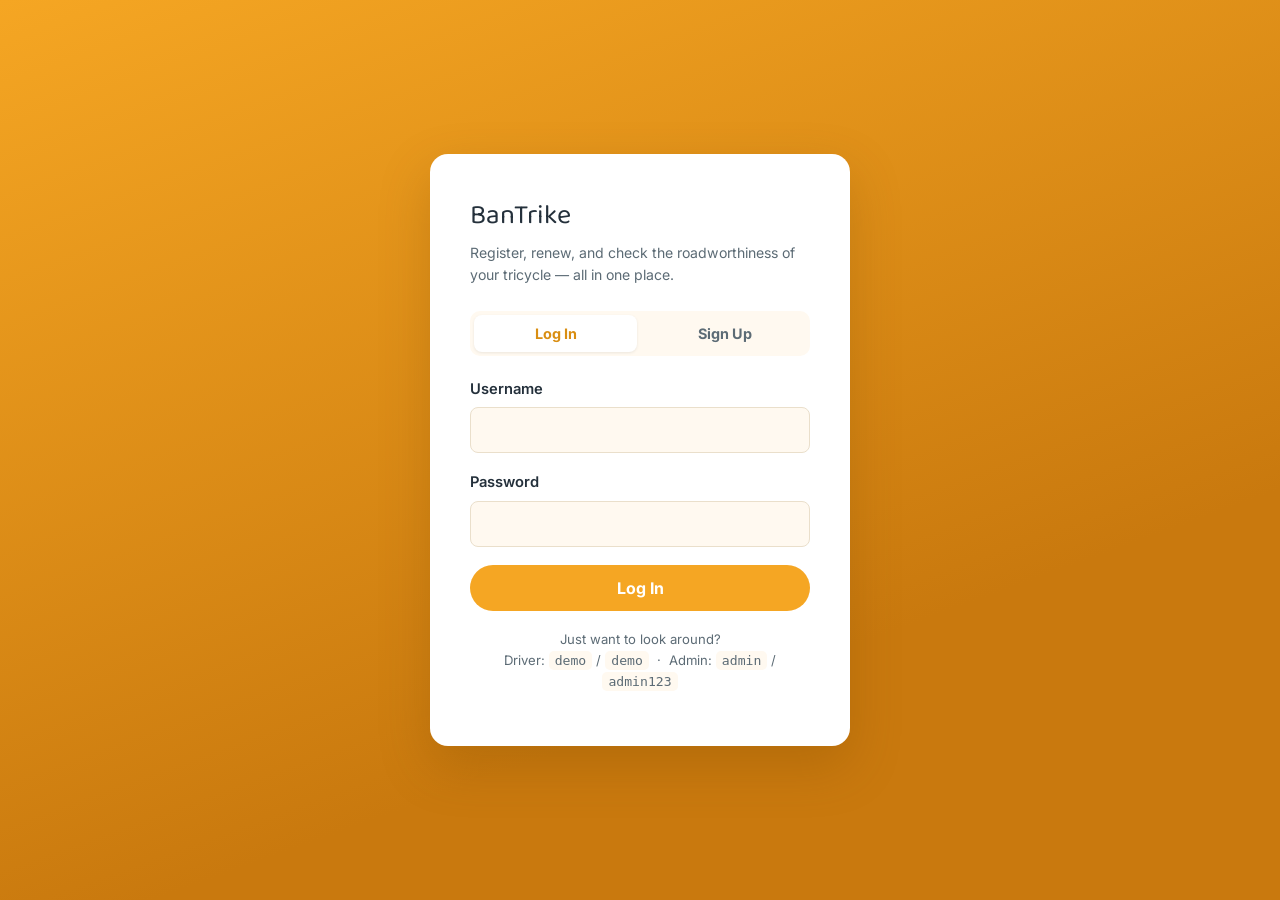
<file: public/index.html>
<!DOCTYPE html>
<html lang="en">
<head>
<meta charset="UTF-8">
<meta name="viewport" content="width=device-width, initial-scale=1.0">
<title>BanTrike — Sign In</title>
<link rel="preconnect" href="https://fonts.googleapis.com">
<link rel="preconnect" href="https://fonts.gstatic.com" crossorigin>
<link href="https://fonts.googleapis.com/css2?family=Baloo+2:wght@600;700&family=Inter:wght@400;500;600;700&display=swap" rel="stylesheet">
<link rel="stylesheet" href="css/style.css">
</head>
<body>

  <div class="auth-shell">
    <div class="auth-card">

      <div class="auth-logo">BanTrike</div>
      <p class="auth-tagline">Register, renew, and check the roadworthiness of your tricycle — all in one place.</p>

      <div class="auth-tabs">
        <button type="button" class="auth-tab active" id="tab-login">Log In</button>
        <button type="button" class="auth-tab" id="tab-signup">Sign Up</button>
      </div>

      <div id="banner"></div>

      <form id="login-form">
        <div class="field">
          <label for="login-username">Username</label>
          <input type="text" id="login-username" required>
        </div>
        <div class="field">
          <label for="login-password">Password</label>
          <input type="password" id="login-password" required>
        </div>
        <button type="submit" class="btn btn-block">Log In</button>
      </form>

      <form id="signup-form" style="display:none;">
        <div class="field">
          <label for="signup-fullname">Full name</label>
          <input type="text" id="signup-fullname" required>
        </div>
        <div class="field">
          <label for="signup-username">Choose a username</label>
          <input type="text" id="signup-username" required>
        </div>
        <div class="field">
          <label for="signup-password">Choose a password</label>
          <input type="password" id="signup-password" required>
        </div>
        <button type="submit" class="btn btn-block">Create Account</button>
      </form>

      <p class="auth-demo">
        Just want to look around?<br>
        Driver: <code>demo</code> / <code>demo</code> &nbsp;·&nbsp; Admin: <code>admin</code> / <code>admin123</code>
      </p>
    </div>
  </div>

  <script src="js/store.js"></script>
  <script src="js/auth.js"></script>
</body>
</html>
</file>
<file: public/css/style.css>
/* ============================================================
   BanTrike — style.css
   One shared stylesheet for every page.
   ============================================================ */

:root{
  --bg:           #FFF9F0;
  --card:         #FFFFFF;
  --ink:          #24303B;
  --ink-soft:     #5C6B75;
  --line:         #EADFCB;

  --primary:      #F5A623;
  --primary-dark: #D98E12;
  --success:      #3FA34D;
  --success-bg:   #E9F6EB;
  --danger:       #E15554;
  --danger-bg:    #FCEAEA;
  --warning:      #C98A1E;
  --warning-bg:   #FBF1DF;
  --neutral-bg:   #EADFCB;

  --admin:        #7A2E3B;  /* deep maroon — marks the admin area as distinct */
  --admin-dark:   #5E222C;

  --font-heading: 'Baloo 2', cursive;
  --font-body:    'Inter', sans-serif;
  --radius: 14px;
}

*{ box-sizing:border-box; }
html,body{ margin:0; }
body{ background:var(--bg); color:var(--ink); font-family:var(--font-body); line-height:1.6; }
h1,h2,h3{ font-family:var(--font-heading); margin:0 0 12px; font-weight:700; }
p{ margin:0 0 14px; }
a{ color:inherit; }
img{ max-width:100%; display:block; }

.container{ max-width:1080px; margin:0 auto; padding:0 24px; }
main{ padding:40px 0 72px; }

/* ---------- Navbar ---------- */
.navbar{
  display:flex; align-items:center; justify-content:space-between;
  gap:16px; padding:18px 32px; background:var(--card);
  border-bottom:3px solid var(--primary); flex-wrap:wrap;
}
.navbar.navbar-admin{ border-bottom-color:var(--admin); background:#2A1B20; }
.navbar.navbar-admin .logo, .navbar.navbar-admin .nav-links a{ color:#F3E6E9; }
.navbar.navbar-admin .nav-links a.active{ color:#fff; }
.navbar.navbar-admin .admin-tag{ background:var(--admin); color:#fff; font-size:0.7rem; padding:2px 8px; border-radius:999px; margin-left:8px; vertical-align:middle; }

.logo{ font-family:var(--font-heading); font-size:1.6rem; text-decoration:none; color:var(--ink); white-space:nowrap; }
.nav-links ul{ display:flex; gap:24px; list-style:none; margin:0; padding:0; flex-wrap:wrap; }
.nav-links a{ position:relative; text-decoration:none; font-weight:600; color:var(--ink-soft); padding-bottom:6px; }
.nav-links a:hover{ color:var(--ink); }
.nav-links a.active{ color:var(--ink); }
.nav-links a.active::after{ content:""; position:absolute; left:0; right:0; bottom:-6px; height:3px; border-radius:2px; background:var(--primary); }
#admin-nav-slot a{ color:var(--admin); font-weight:700; }

.profile-link{
  display:inline-flex; align-items:center; gap:6px; text-decoration:none; font-weight:700;
  color:var(--ink); border:2px solid var(--ink); border-radius:999px; padding:8px 18px; white-space:nowrap;
}
.profile-link:hover{ background:var(--bg); }
.profile-link.active{ background:var(--primary); border-color:var(--primary); color:#fff; }

/* ---------- Buttons ---------- */
.btn{
  display:inline-block; border:none; border-radius:999px; padding:13px 28px;
  font-family:var(--font-body); font-weight:700; font-size:1rem; cursor:pointer;
  background:var(--primary); color:#fff; transition:background .15s ease, transform .1s ease;
}
.btn:hover{ background:var(--primary-dark); }
.btn:active{ transform:scale(.98); }
.btn:disabled{ opacity:.5; cursor:not-allowed; }
.btn-outline{ background:transparent; border:2px solid var(--ink); color:var(--ink); }
.btn-outline:hover{ background:var(--ink); color:#fff; }
.btn-admin{ background:var(--admin); }
.btn-admin:hover{ background:var(--admin-dark); }
.btn-sm{ padding:8px 16px; font-size:0.85rem; border-radius:8px; }
.btn-block{ width:100%; text-align:center; }

/* ---------- Page head ---------- */
.page-head{ margin-bottom:28px; }
.page-head p{ color:var(--ink-soft); max-width:600px; }

/* ---------- Cards / grids ---------- */
.card{ background:var(--card); border:1px solid var(--line); border-radius:var(--radius); padding:32px; }
.grid-2{ display:grid; grid-template-columns:1fr 1fr; gap:22px; }
.grid-3{ display:grid; grid-template-columns:1fr 1fr 1fr; gap:22px; }
.stat-tile{ background:var(--card); border:1px solid var(--line); border-radius:var(--radius); padding:20px; }
.stat-tile .label{ font-size:0.82rem; color:var(--ink-soft); margin-bottom:4px; }
.stat-tile .value{ font-family:var(--font-heading); font-size:1.6rem; font-weight:700; }

.feature-grid{ display:grid; grid-template-columns:repeat(3, 1fr); gap:22px; }
.feature-card{ background:var(--card); border:1px solid var(--line); border-radius:var(--radius); padding:26px; }
.feature-card .feature-icon{ width:40px; height:40px; margin-bottom:12px; }
.feature-card h3{ font-size:1.1rem; margin-bottom:6px; }
.feature-card p{ color:var(--ink-soft); font-size:0.92rem; margin-bottom:14px; }
.feature-card a{ font-weight:700; color:var(--primary-dark); text-decoration:none; }

/* ---------- Forms ---------- */
.field{ margin-bottom:18px; }
.field label{ display:block; font-weight:600; font-size:0.92rem; margin-bottom:6px; }
.field input, .field select{
  width:100%; padding:12px 14px; border:1.5px solid var(--line); border-radius:8px;
  font-family:var(--font-body); font-size:1rem; background:var(--bg); color:var(--ink);
}
.field input:focus, .field select:focus{ outline:none; border-color:var(--primary); }
.inline-lookup{ display:flex; gap:10px; max-width:520px; }
.inline-lookup input{ flex:1; }

/* ---------- Banners & badges ---------- */
.banner{ border-radius:10px; padding:16px 20px; margin-top:20px; font-weight:600; }
.banner-success{ background:var(--success-bg); color:var(--success); }
.banner-danger{ background:var(--danger-bg); color:var(--danger); }
.banner-warning{ background:var(--warning-bg); color:var(--warning); }
.banner ul{ margin:8px 0 0; padding-left:20px; font-weight:500; }

.badge{ display:inline-block; padding:4px 12px; border-radius:999px; font-size:0.82rem; font-weight:700; }
.badge-success{ background:var(--success-bg); color:var(--success); }
.badge-danger{ background:var(--danger-bg); color:var(--danger); }
.badge-warning{ background:var(--warning-bg); color:var(--warning); }
.badge-neutral{ background:var(--neutral-bg); color:var(--ink-soft); }
.badge-admin{ background:var(--admin); color:#fff; }

/* ---------- Detail grid (profile-style key/value pairs) ---------- */
.detail-grid{ display:grid; grid-template-columns:1fr 1fr; gap:14px 24px; margin-top:20px; }
.detail-grid .label{ font-size:0.82rem; color:var(--ink-soft); margin-bottom:2px; }
.detail-grid .value{ font-weight:600; }

/* ---------- Checklist ---------- */
.checklist{ list-style:none; margin:0 0 24px; padding:0; }
.checklist li{ display:flex; align-items:center; gap:12px; padding:12px 0; border-bottom:1px solid var(--line); }
.checklist li:last-child{ border-bottom:none; }
.checklist input[type="checkbox"]{ width:20px; height:20px; accent-color:var(--primary); }

/* ---------- Tables ---------- */
table{ width:100%; border-collapse:collapse; }
th, td{ text-align:left; padding:12px 10px; border-bottom:1px solid var(--line); font-size:0.9rem; }
th{ color:var(--ink-soft); font-weight:600; font-size:0.78rem; text-transform:uppercase; letter-spacing:.03em; }
.table-wrap{ overflow-x:auto; }

/* ---------- Auth screen (login / sign up) ---------- */
.auth-shell{ min-height:100vh; display:flex; align-items:center; justify-content:center; padding:24px;
  background:linear-gradient(160deg, #F5A623 0%, #C9790E 70%); }
.auth-card{ background:var(--card); border-radius:18px; padding:40px; max-width:420px; width:100%;
  box-shadow:0 20px 50px rgba(120,70,0,0.25); }
.auth-logo{ font-family:var(--font-heading); font-size:1.7rem; color:var(--ink); margin-bottom:4px; }
.auth-tagline{ color:var(--ink-soft); font-size:0.88rem; margin-bottom:24px; }
.auth-tabs{ display:flex; gap:6px; margin-bottom:22px; background:var(--bg); border-radius:10px; padding:4px; }
.auth-tab{ flex:1; text-align:center; padding:10px 0; border-radius:8px; font-weight:700; font-size:0.9rem;
  cursor:pointer; color:var(--ink-soft); border:none; background:transparent; font-family:var(--font-body); }
.auth-tab.active{ background:var(--card); color:var(--primary-dark); box-shadow:0 1px 3px rgba(0,0,0,.08); }
.auth-demo{ margin-top:18px; text-align:center; font-size:0.82rem; color:var(--ink-soft); }
.auth-demo code{ background:var(--bg); padding:2px 6px; border-radius:5px; }

/* ---------- Footer ---------- */
footer{ border-top:1px solid var(--line); padding:26px 0; text-align:center; color:var(--ink-soft); font-size:0.88rem; }

/* ---------- Responsive ---------- */
@media (max-width:760px){
  .feature-grid, .grid-2, .grid-3{ grid-template-columns:1fr; }
  .detail-grid{ grid-template-columns:1fr; }
  .navbar{ padding:16px 20px; }
  .nav-links ul{ gap:16px; }
  .inline-lookup{ flex-direction:column; }
  .auth-card{ padding:28px; }
}
</file>
